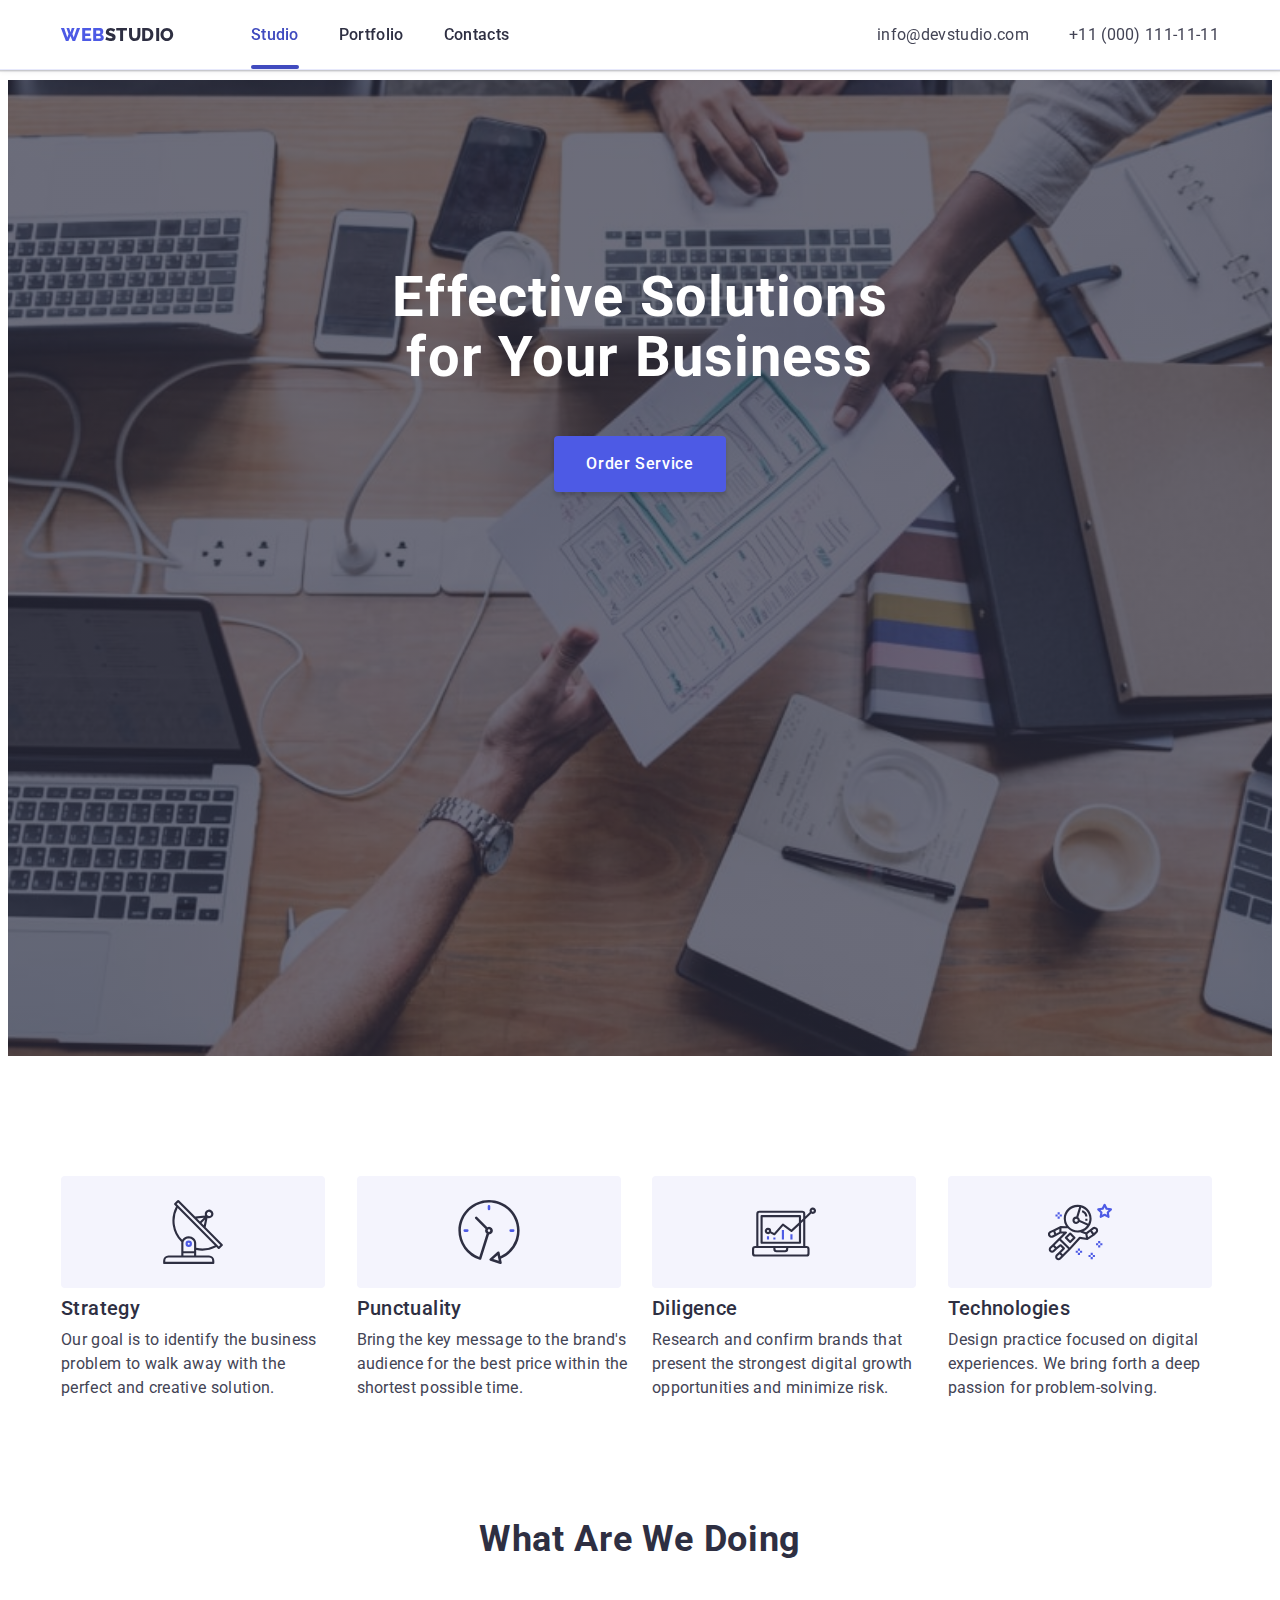
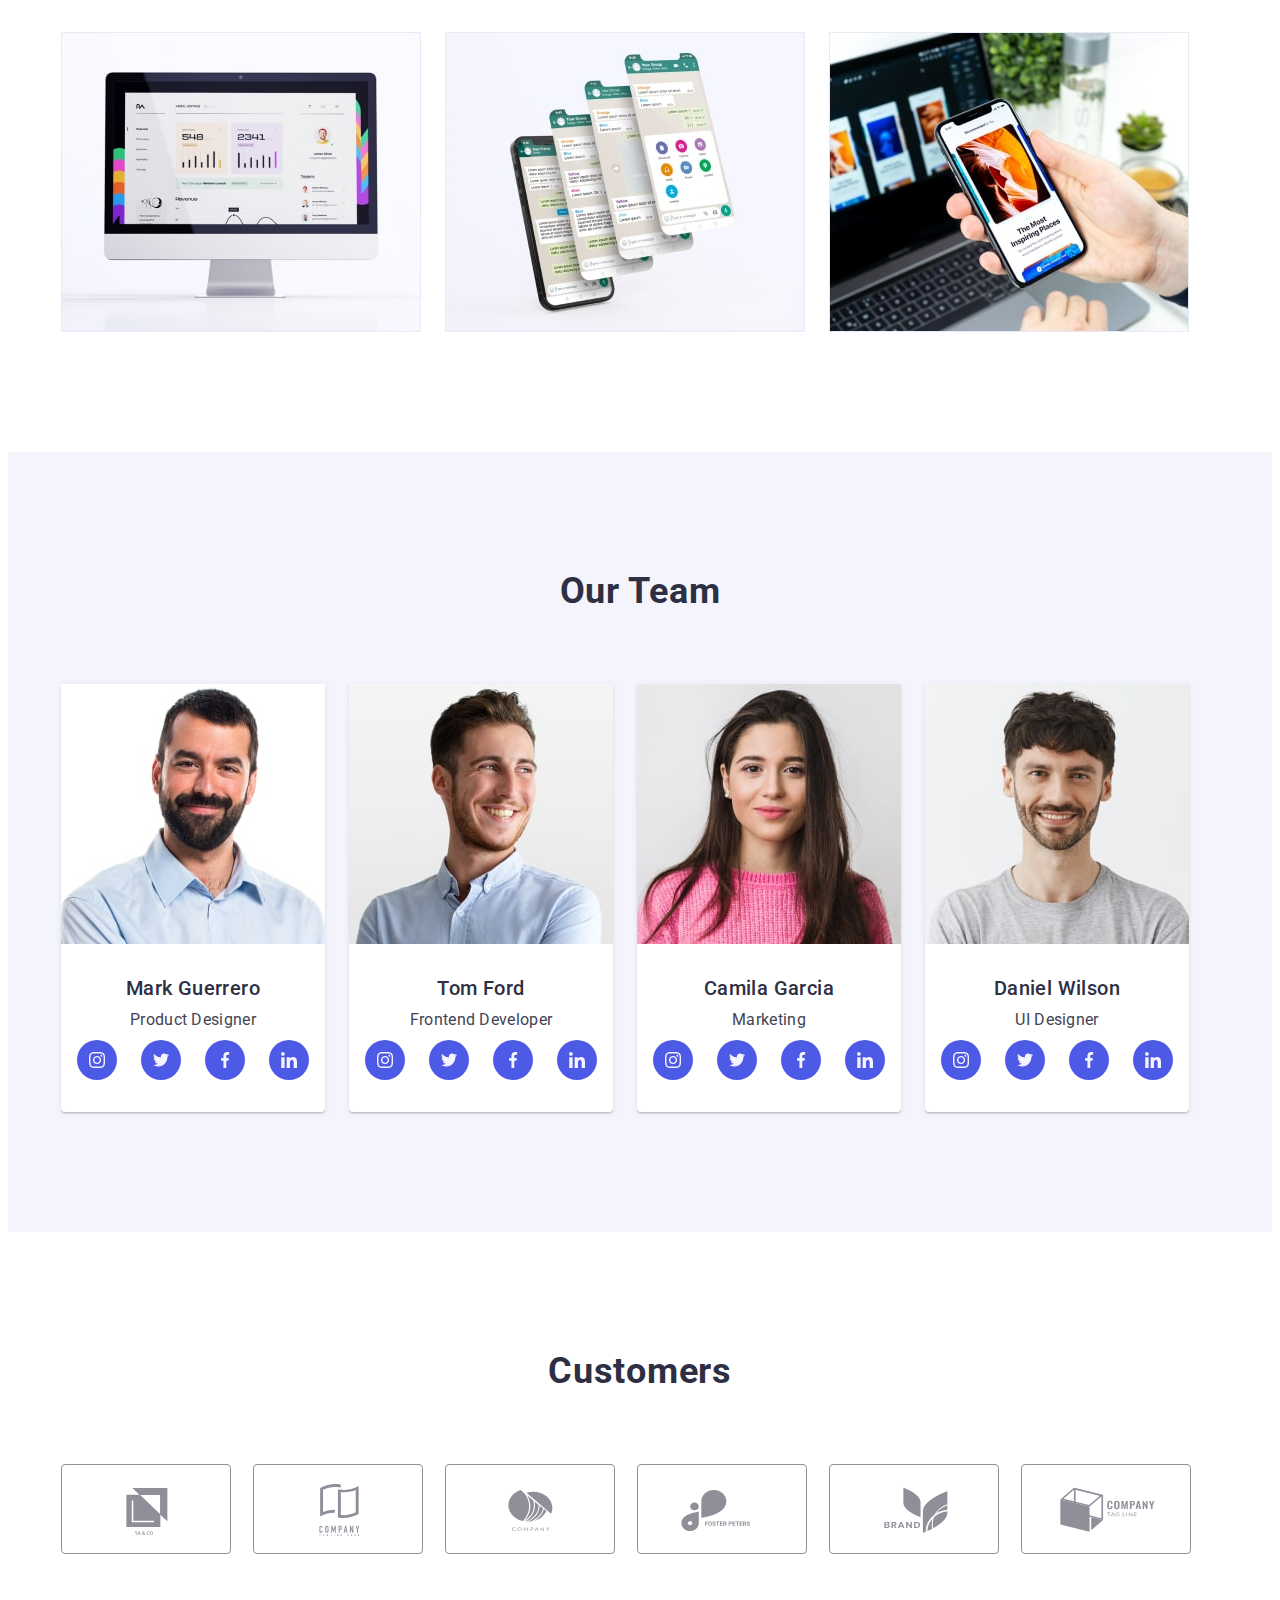
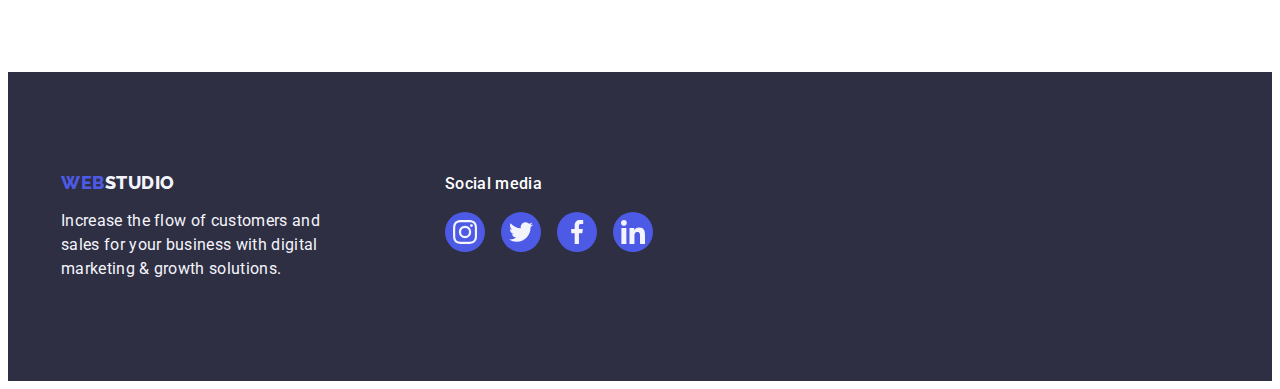
<file: index.html>
<!DOCTYPE html>
<html lang="en">
  <head>
    <meta charset="UTF-8" />
    <meta http-equiv="X-UA-Compatible" content="IE=edge" />
    <meta name="viewport" content="width=device-width, initial-scale=1.0" />
    <title>Document</title>
    <link
      rel="stylesheet"
      href="https://cdnjs.cloudflare.com/ajax/libs/modern-normalize/2.0.0/modern-normalize.min.css"
      integrity="sha512-4xo8blKMVCiXpTaLzQSLSw3KFOVPWhm/TRtuPVc4WG6kUgjH6J03IBuG7JZPkcWMxJ5huwaBpOpnwYElP/m6wg=="
      crossorigin="anonymous"
      referrerpolicy="no-referrer"
    />

    <link rel="preconnect" href="https://fonts.googleapis.com" />
    <link rel="preconnect" href="https://fonts.gstatic.com" crossorigin />
    <link
      href="https://fonts.googleapis.com/css2?family=Raleway:wght@800&family=Roboto:wght@400;500;700;900&display=swap"
      rel="stylesheet"
    />

    <link rel="stylesheet" href="./css/styles.css" />
  </head>

  <body>
    <header class="header-frame">
      <div class="container flex">
        <nav class="head-nav flex">
          <a href="./index.html" class="logo link"
            >Web<span class="logo-web">Studio</span></a
          >
          <ul class="head-list flex list">
            <li class="head-item">
              <a href="./index.html" class="header-link current link">Studio</a>
            </li>
            <li class="head-item">
              <a href="./portfolio.html" class="header-link link">Portfolio</a>
            </li>
            <li class="head-item">
              <a href="" class="header-link link">Contacts</a>
            </li>
          </ul>
        </nav>
        <address class="contacts">
          <ul class="contact-list flex list">
            <li class="contact-item">
              <a href="mailto:info@devstudio.com" class="contact link"
                >info@devstudio.com</a
              >
            </li>
            <li class="contact-item">
              <a href="tel:+110001111111" class="contact link"
                >+11 (000) 111-11-11</a
              >
            </li>
          </ul>
        </address>
      </div>
    </header>

    <main>
      <section class="hero-frame">
        <div class="container">
          <h1 class="hero">Effective Solutions for Your Business</h1>
          <button type="button" class="hero-btn" data-modal-open>
            Order Service
          </button>
        </div>
      </section>

      <section class="company-section flex">
        <div class="container">
          <h2 class="visually-hidden">The goal of the company</h2>
          <ul class="company-list list">
            <li class="company-item">
              <div class="company-frame">
                <svg class="company-icon" width="64" height="64">
                  <use href="./images/icons.svg#icon-antenna"></use>
                </svg>
              </div>
              <h3 class="company-title">Strategy</h3>
              <p class="company-text">
                Our goal is to identify the business problem to walk away with
                the perfect and creative solution.
              </p>
            </li>
            <li class="company-item">
              <div class="company-frame">
                <svg class="company-icon" width="64" height="64">
                  <use href="./images/icons.svg#icon-clock"></use>
                </svg>
              </div>
              <h3 class="company-title">Punctuality</h3>
              <p class="company-text">
                Bring the key message to the brand's audience for the best price
                within the shortest possible time.
              </p>
            </li>
            <li class="company-item">
              <div class="company-frame">
                <svg class="company-icon" width="64" height="64">
                  <use href="./images/icons.svg#icon-diagram"></use>
                </svg>
              </div>
              <h3 class="company-title">Diligence</h3>
              <p class="company-text">
                Research and confirm brands that present the strongest digital
                growth opportunities and minimize risk.
              </p>
            </li>
            <li class="company-item">
              <div class="company-frame">
                <svg class="company-icon" width="64" height="64">
                  <use href="./images/icons.svg#icon-astronaut"></use>
                </svg>
              </div>
              <h3 class="company-title">Technologies</h3>
              <p class="company-text">
                Design practice focused on digital experiences. We bring forth a
                deep passion for problem-solving.
              </p>
            </li>
          </ul>
        </div>
      </section>

      <section class="doing-section">
        <div class="container">
          <h2 class="doing-title">What are we doing</h2>
          <ul class="doing-list flex list">
            <li class="doing-item">
              <img
                src="./images/we-doing1.jpg"
                alt="monitor"
                width="360"
                height="300"
              />
            </li>
            <li class="doing-item">
              <img
                src="./images/we-doing2.jpg"
                alt="messenger on the phone"
                width="360"
                height="300"
              />
            </li>
            <li class="doing-item">
              <img
                src="./images/we-doing3.jpg"
                alt="mobile phone in hands"
                width="360"
                height="300"
              />
            </li>
          </ul>
        </div>
      </section>

      <section class="team-section">
        <div class="container">
          <h2 class="team-title">Our Team</h2>
          <ul class="team-list flex list">
            <li class="team-item">
              <img
                src="./images/our-team1.jpg"
                alt="Product Designer"
                width="264"
                height="260"
              />
              <div class="team-frame">
                <h3 class="team-name">Mark Guerrero</h3>
                <p class="team-text">Product Designer</p>
                <ul class="socials-list flex list">
                  <li class="socials-item">
                    <a
                      class="socials-link"
                      href="https://www.instagram.com/"
                      target="_blank"
                      rel="noreferrer noopener"
                    >
                      <svg class="socials-icon" width="16" height="16">
                        <use href="./images/icons.svg#icon-instagram"></use>
                      </svg>
                    </a>
                  </li>
                  <li class="socials-item">
                    <a
                      class="socials-link"
                      href="https://twitter.com/"
                      target="_blank"
                      rel="noreferrer noopener"
                    >
                      <svg class="socials-icon" width="16" height="16">
                        <use href="./images/icons.svg#icon-twitter"></use>
                      </svg>
                    </a>
                  </li>
                  <li class="socials-item">
                    <a
                      class="socials-link"
                      href="https://www.facebook.com/"
                      target="_blank"
                      rel="noreferrer noopener"
                    >
                      <svg class="socials-icon" width="16" height="16">
                        <use href="./images/icons.svg#icon-facebook"></use>
                      </svg>
                    </a>
                  </li>
                  <li class="socials-item">
                    <a
                      class="socials-link"
                      href="https://www.linkedin.com/"
                      target="_blank"
                      rel="noreferrer noopener"
                    >
                      <svg class="socials-icon" width="16" height="16">
                        <use href="./images/icons.svg#icon-linkedin"></use>
                      </svg>
                    </a>
                  </li>
                </ul>
              </div>
            </li>
            <li class="team-item">
              <img
                src="./images/our-team2.jpg"
                alt="Frontend Developer"
                width="264"
                height="260"
              />
              <div class="team-frame">
                <h3 class="team-name">Tom Ford</h3>
                <p class="team-text">Frontend Developer</p>
                <ul class="socials-list flex list">
                  <li class="socials-item">
                    <a
                      class="socials-link"
                      href="https://www.instagram.com/"
                      target="_blank"
                      rel="noreferrer noopener"
                    >
                      <svg class="socials-icon" width="16" height="16">
                        <use href="./images/icons.svg#icon-instagram"></use>
                      </svg>
                    </a>
                  </li>
                  <li class="socials-item">
                    <a
                      class="socials-link"
                      href="https://twitter.com/"
                      target="_blank"
                      rel="noreferrer noopener"
                    >
                      <svg class="socials-icon" width="16" height="16">
                        <use href="./images/icons.svg#icon-twitter"></use>
                      </svg>
                    </a>
                  </li>
                  <li class="socials-item">
                    <a
                      class="socials-link"
                      href="https://www.facebook.com/"
                      target="_blank"
                      rel="noreferrer noopener"
                    >
                      <svg class="socials-icon" width="16" height="16">
                        <use href="./images/icons.svg#icon-facebook"></use>
                      </svg>
                    </a>
                  </li>
                  <li class="socials-item">
                    <a
                      class="socials-link"
                      href="https://www.linkedin.com/"
                      target="_blank"
                      rel="noreferrer noopener"
                    >
                      <svg class="socials-icon" width="16" height="16">
                        <use href="./images/icons.svg#icon-linkedin"></use>
                      </svg>
                    </a>
                  </li>
                </ul>
              </div>
            </li>
            <li class="team-item">
              <img
                src="./images/our-team3.jpg"
                alt="Marketing"
                width="264"
                height="260"
              />
              <div class="team-frame">
                <h3 class="team-name">Camila Garcia</h3>
                <p class="team-text">Marketing</p>
                <ul class="socials-list flex list">
                  <li class="socials-item">
                    <a
                      class="socials-link"
                      href="https://www.instagram.com/"
                      target="_blank"
                      rel="noreferrer noopener"
                    >
                      <svg class="socials-icon" width="16" height="16">
                        <use href="./images/icons.svg#icon-instagram"></use>
                      </svg>
                    </a>
                  </li>
                  <li class="socials-item">
                    <a
                      class="socials-link"
                      href="https://twitter.com/"
                      target="_blank"
                      rel="noreferrer noopener"
                    >
                      <svg class="socials-icon" width="16" height="16">
                        <use href="./images/icons.svg#icon-twitter"></use>
                      </svg>
                    </a>
                  </li>
                  <li class="socials-item">
                    <a
                      class="socials-link"
                      href="https://www.facebook.com/"
                      target="_blank"
                      rel="noreferrer noopener"
                    >
                      <svg class="socials-icon" width="16" height="16">
                        <use href="./images/icons.svg#icon-facebook"></use>
                      </svg>
                    </a>
                  </li>
                  <li class="socials-item">
                    <a
                      class="socials-link"
                      href="https://www.linkedin.com/"
                      target="_blank"
                      rel="noreferrer noopener"
                    >
                      <svg class="socials-icon" width="16" height="16">
                        <use href="./images/icons.svg#icon-linkedin"></use>
                      </svg>
                    </a>
                  </li>
                </ul>
              </div>
            </li>
            <li class="team-item">
              <img
                src="./images/our-team4.jpg"
                alt="UI Designer"
                width="264"
                height="260"
              />
              <div class="team-frame">
                <h3 class="team-name">Daniel Wilson</h3>
                <p class="team-text">UI Designer</p>
                <ul class="socials-list flex list">
                  <li class="socials-item">
                    <a
                      class="socials-link"
                      href="https://www.instagram.com/"
                      target="_blank"
                      rel="noreferrer noopener"
                    >
                      <svg class="socials-icon" width="16" height="16">
                        <use href="./images/icons.svg#icon-instagram"></use>
                      </svg>
                    </a>
                  </li>
                  <li class="socials-item">
                    <a
                      class="socials-link"
                      href="https://twitter.com/"
                      target="_blank"
                      rel="noreferrer noopener"
                    >
                      <svg class="socials-icon" width="16" height="16">
                        <use href="./images/icons.svg#icon-twitter"></use>
                      </svg>
                    </a>
                  </li>
                  <li class="socials-item">
                    <a
                      class="socials-link"
                      href="https://www.facebook.com/"
                      target="_blank"
                      rel="noreferrer noopener"
                    >
                      <svg class="socials-icon" width="16" height="16">
                        <use href="./images/icons.svg#icon-facebook"></use>
                      </svg>
                    </a>
                  </li>
                  <li class="socials-item">
                    <a
                      class="socials-link"
                      href="https://www.linkedin.com/"
                      target="_blank"
                      rel="noreferrer noopener"
                    >
                      <svg class="socials-icon" width="16" height="16">
                        <use href="./images/icons.svg#icon-linkedin"></use>
                      </svg>
                    </a>
                  </li>
                </ul>
              </div>
            </li>
          </ul>
        </div>
      </section>

      <section class="customers-section">
        <div class="container">
          <h2 class="customers-title">Customers</h2>
          <ul class="customers-list flex list">
            <li class="customers-item">
              <a
                class="customers-link"
                href=""
                target="_blank"
                rel="noreferrer noopener"
              >
                <svg class="customers-icon" width="104" height="56">
                  <use href="./images/icons.svg#icon-company1"></use>
                </svg>
              </a>
            </li>
            <li class="customers-item">
              <a
                class="customers-link"
                href=""
                target="_blank"
                rel="noreferrer noopener"
              >
                <svg class="customers-icon" width="104" height="56">
                  <use href="./images/icons.svg#icon-company2"></use>
                </svg>
              </a>
            </li>
            <li class="customers-item">
              <a
                class="customers-link"
                href=""
                target="_blank"
                rel="noreferrer noopener"
              >
                <svg class="customers-icon" width="104" height="56">
                  <use href="./images/icons.svg#icon-company3"></use>
                </svg>
              </a>
            </li>
            <li class="customers-item">
              <a
                class="customers-link"
                href=""
                target="_blank"
                rel="noreferrer noopener"
              >
                <svg class="customers-icon" width="104" height="56">
                  <use href="./images/icons.svg#icon-company4"></use>
                </svg>
              </a>
            </li>
            <li class="customers-item">
              <a
                class="customers-link"
                href=""
                target="_blank"
                rel="noreferrer noopener"
              >
                <svg class="customers-icon" width="104" height="56">
                  <use href="./images/icons.svg#icon-company5"></use>
                </svg>
              </a>
            </li>
            <li class="customers-item">
              <a
                class="customers-link"
                href=""
                target="_blank"
                rel="noreferrer noopener"
              >
                <svg class="customers-icon" width="104" height="56">
                  <use href="./images/icons.svg#icon-company6"></use>
                </svg>
              </a>
            </li>
          </ul>
        </div>
      </section>
    </main>

    <footer class="basement-bg">
      <div class="container footer-flex">
        <div class="basement-first">
          <a href="./index.html" class="footer-logo link"
            >Web<span class="basement-logo">Studio</span></a
          >
          <p class="basement-text">
            Increase the flow of customers and sales for your business with
            digital marketing & growth solutions.
          </p>
        </div>
        <div class="footer-socials">
          <p class="footer-text">Social media</p>
          <ul class="footer-socials-list flex list">
            <li class="footer-socials-item">
              <a
                class="footer-socials-link"
                href="https://www.instagram.com/"
                target="_blank"
                rel="noreferrer noopener"
              >
                <svg class="footer-socials-icon" width="24" height="24">
                  <use href="./images/icons.svg#icon-instagram"></use>
                </svg>
              </a>
            </li>
            <li class="footer-socials-item">
              <a
                class="footer-socials-link"
                href="https://twitter.com/"
                target="_blank"
                rel="noreferrer noopener"
              >
                <svg class="footer-socials-icon" width="24" height="24">
                  <use href="./images/icons.svg#icon-twitter"></use>
                </svg>
              </a>
            </li>
            <li class="footer-socials-item">
              <a
                class="footer-socials-link"
                href="https://www.facebook.com/"
                target="_blank"
                rel="noreferrer noopener"
              >
                <svg class="footer-socials-icon" width="24" height="24">
                  <use href="./images/icons.svg#icon-facebook"></use>
                </svg>
              </a>
            </li>
            <li class="footer-socials-item">
              <a
                class="footer-socials-link"
                href="https://www.linkedin.com/"
                target="_blank"
                rel="noreferrer noopener"
              >
                <svg class="footer-socials-icon" width="24" height="24">
                  <use href="./images/icons.svg#icon-linkedin"></use>
                </svg>
              </a>
            </li>
          </ul>
        </div>
      </div>
    </footer>

    <div class="backdrop is-hidden" data-modal>
      <div class="modal">
        <button type="button" class="modal-button" data-modal-close>
          <svg class="modal-icon" width="8" height="8">
            <use href="./images/icons.svg#icon-close"></use>
          </svg>
        </button>
      </div>
    </div>
    <script src="./js/modal.js"></script>
  </body>
</html>
</file>
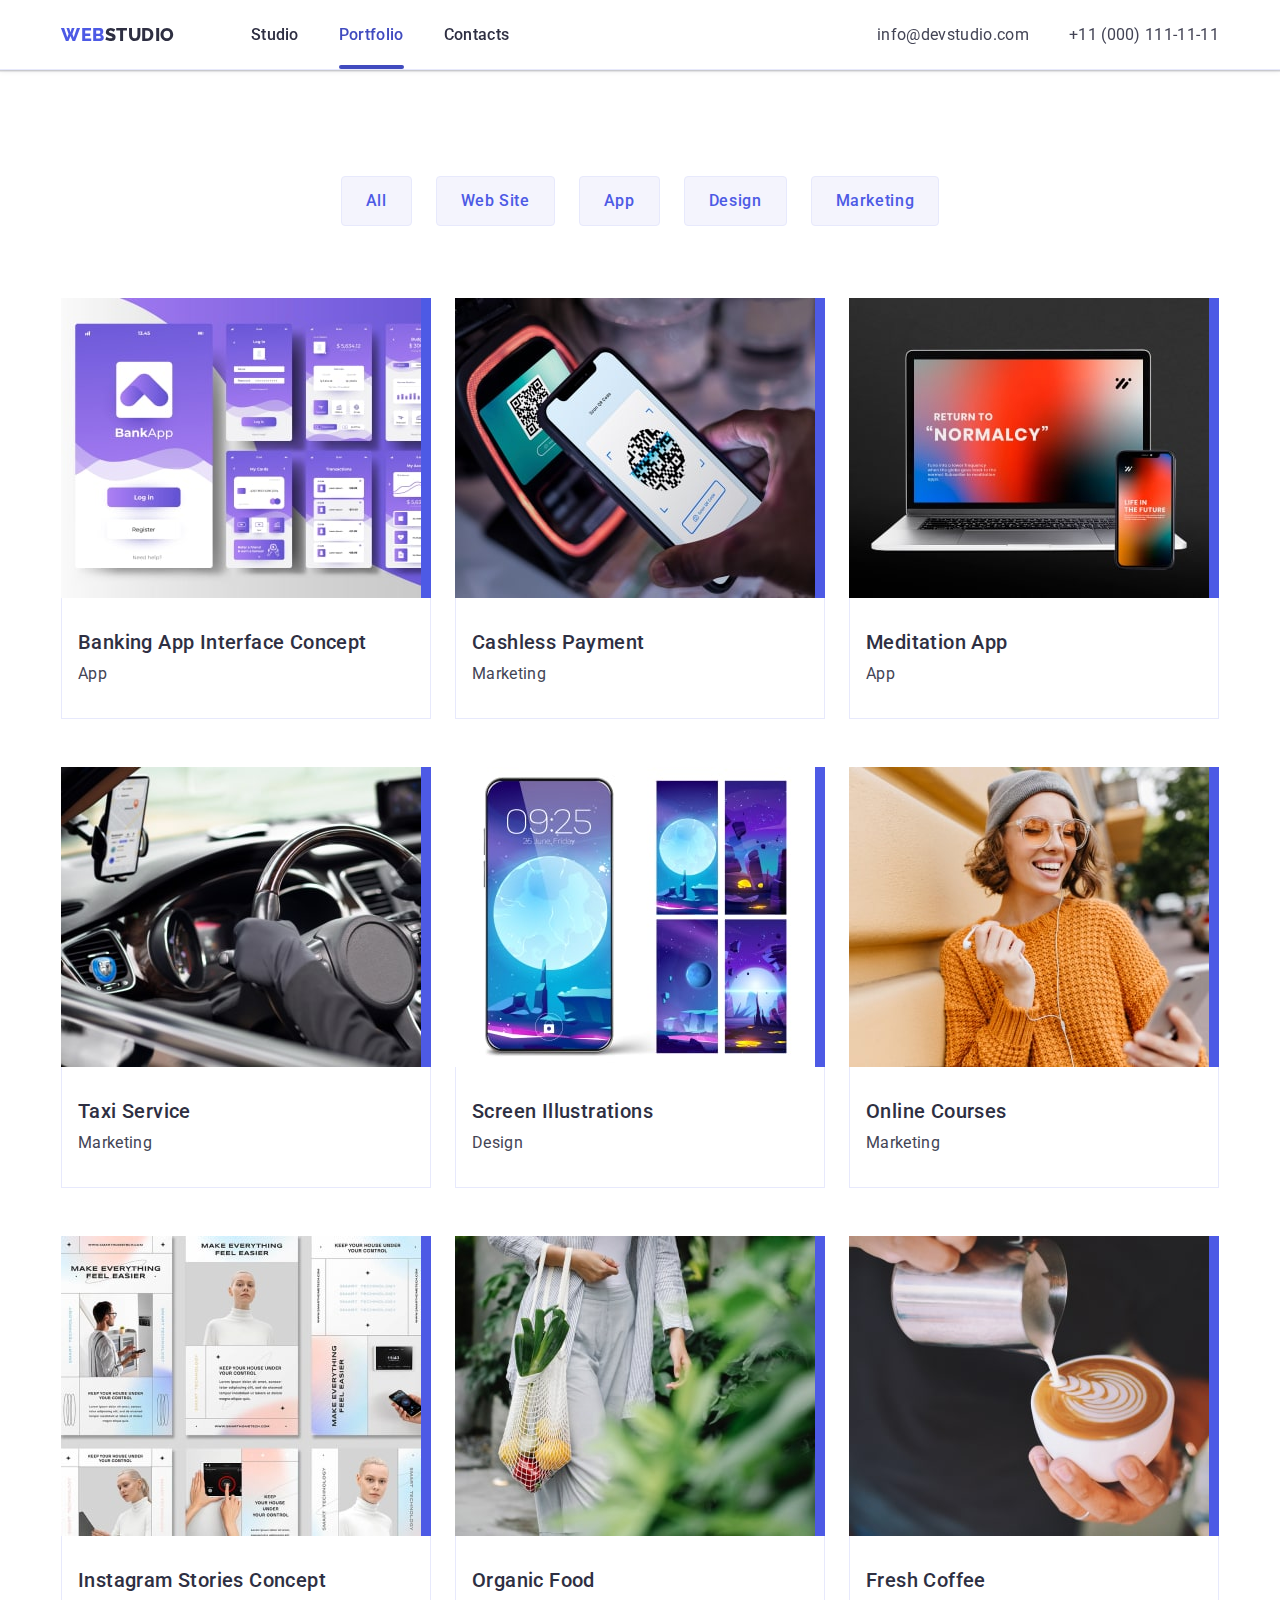
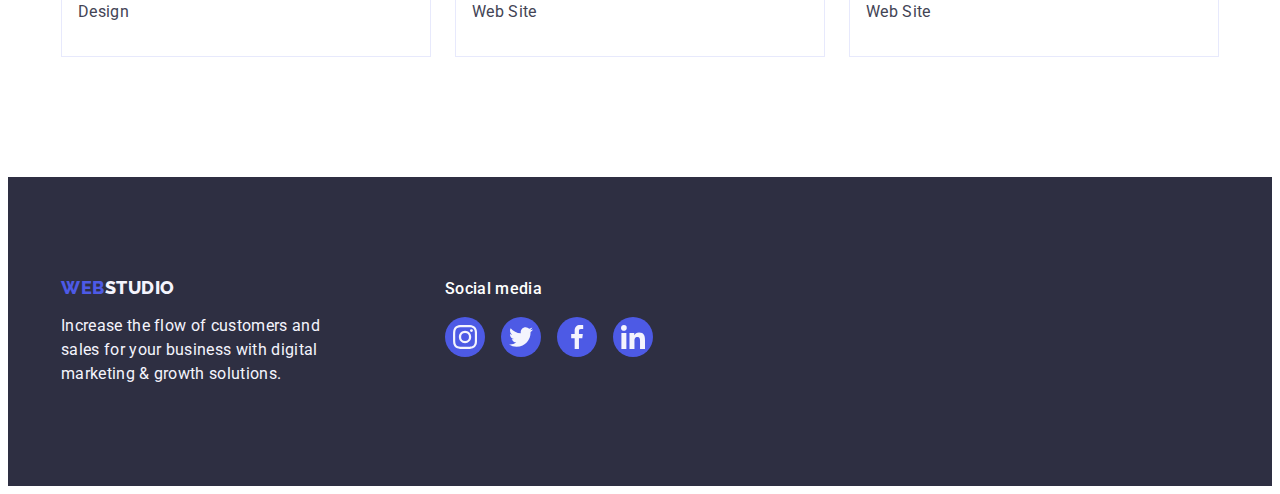
<file: portfolio.html>
<!DOCTYPE html>
<html lang="en">
  <head>
    <meta charset="UTF-8" />
    <meta http-equiv="X-UA-Compatible" content="IE=edge" />
    <meta name="viewport" content="width=device-width, initial-scale=1.0" />
    <title>Document</title>
    <link
      rel="stylesheet"
      href="https://cdnjs.cloudflare.com/ajax/libs/modern-normalize/2.0.0/modern-normalize.min.css"
      integrity="sha512-4xo8blKMVCiXpTaLzQSLSw3KFOVPWhm/TRtuPVc4WG6kUgjH6J03IBuG7JZPkcWMxJ5huwaBpOpnwYElP/m6wg=="
      crossorigin="anonymous"
      referrerpolicy="no-referrer"
    />

    <link rel="preconnect" href="https://fonts.googleapis.com" />
    <link rel="preconnect" href="https://fonts.gstatic.com" crossorigin />
    <link
      href="https://fonts.googleapis.com/css2?family=Raleway:wght@800&family=Roboto:wght@400;500;700;900&display=swap"
      rel="stylesheet"
    />

    <link rel="stylesheet" href="./css/styles.css" />
  </head>

  <body>
    <header class="header-frame">
      <div class="container flex">
        <nav class="head-nav flex">
          <a href="./index.html" class="logo link"
            >Web<span class="logo-web">Studio</span></a
          >
          <ul class="head-list flex list">
            <li class="head-item">
              <a href="./index.html" class="header-link link">Studio</a>
            </li>
            <li class="head-item">
              <a href="./portfolio.html" class="header-link current link"
                >Portfolio</a
              >
            </li>
            <li class="head-item">
              <a href="" class="header-link link">Contacts</a>
            </li>
          </ul>
        </nav>
        <address class="contacts">
          <ul class="contact-list flex list">
            <li class="contact-item">
              <a href="mailto:info@devstudio.com" class="contact link"
                >info@devstudio.com</a
              >
            </li>
            <li class="contact-item">
              <a href="tel:+110001111111" class="contact link"
                >+11 (000) 111-11-11</a
              >
            </li>
          </ul>
        </address>
      </div>
    </header>

    <main>
      <section class="portfolio-section">
        <div class="container">
          <h1 class="filters-title visually-hidden">Portfolio</h1>
          <ul class="filters-list flex list">
            <li><button type="button" class="filters-btn">All</button></li>
            <li><button type="button" class="filters-btn">Web Site</button></li>
            <li><button type="button" class="filters-btn">App</button></li>
            <li><button type="button" class="filters-btn">Design</button></li>
            <li>
              <button type="button" class="filters-btn">Marketing</button>
            </li>
          </ul>
          <ul class="portfolio-list flex list">
            <li class="portfolio-item">
              <a class="portfolio-link link" href="">
                <div class="portfolio-thumb">
                  <img
                    src="./images/banking-app.jpg"
                    alt="banking app interface"
                    width="360"
                    height="300"
                  />
                  <p class="portfolio-thumb-text">
                    14 Stylish and User-Friendly App Design Concepts · Task
                    Manager App · Calorie Tracker App · Exotic Fruit Ecommerce
                    App · Cloud Storage App
                  </p>
                </div>
                <div class="portfolio-frame">
                  <h2 class="portfolio-title">Banking App Interface Concept</h2>
                  <p class="portfolio-text">App</p>
                </div>
              </a>
            </li>
            <li class="portfolio-item">
              <a class="portfolio-link link" href="">
                <div class="portfolio-thumb">
                  <img
                    src="./images/cashless-payment.jpg"
                    alt="mobile in hand"
                    width="360"
                    height="300"
                  />
                  <p class="portfolio-thumb-text">
                    14 Stylish and User-Friendly App Design Concepts · Task
                    Manager App · Calorie Tracker App · Exotic Fruit Ecommerce
                    App · Cloud Storage App
                  </p>
                </div>
                <div class="portfolio-frame">
                  <h2 class="portfolio-title">Cashless Payment</h2>
                  <p class="portfolio-text">Marketing</p>
                </div>
              </a>
            </li>
            <li class="portfolio-item">
              <a class="portfolio-link link" href="">
                <div class="portfolio-thumb">
                  <img
                    src="./images/meditation-app.jpg"
                    alt="laptop"
                    width="360"
                    height="300"
                  />
                  <p class="portfolio-thumb-text">
                    14 Stylish and User-Friendly App Design Concepts · Task
                    Manager App · Calorie Tracker App · Exotic Fruit Ecommerce
                    App · Cloud Storage App
                  </p>
                </div>
                <div class="portfolio-frame">
                  <h2 class="portfolio-title">Meditation App</h2>
                  <p class="portfolio-text">App</p>
                </div>
              </a>
            </li>
            <li class="portfolio-item">
              <a class="portfolio-link link" href="">
                <div class="portfolio-thumb">
                  <img
                    src="./images/taxi-service.jpg"
                    alt="car steering wheel"
                    width="360"
                    height="300"
                  />
                  <p class="portfolio-thumb-text">
                    14 Stylish and User-Friendly App Design Concepts · Task
                    Manager App · Calorie Tracker App · Exotic Fruit Ecommerce
                    App · Cloud Storage App
                  </p>
                </div>
                <div class="portfolio-frame">
                  <h2 class="portfolio-title">Taxi Service</h2>
                  <p class="portfolio-text">Marketing</p>
                </div>
              </a>
            </li>
            <li class="portfolio-item">
              <a class="portfolio-link link" href="">
                <div class="portfolio-thumb">
                  <img
                    src="./images/screen-illustrations.jpg"
                    alt="mobile"
                    width="360"
                    height="300"
                  />
                  <p class="portfolio-thumb-text">
                    14 Stylish and User-Friendly App Design Concepts · Task
                    Manager App · Calorie Tracker App · Exotic Fruit Ecommerce
                    App · Cloud Storage App
                  </p>
                </div>
                <div class="portfolio-frame">
                  <h2 class="portfolio-title">Screen Illustrations</h2>
                  <p class="portfolio-text">Design</p>
                </div>
              </a>
            </li>
            <li class="portfolio-item">
              <a class="portfolio-link link" href="">
                <div class="portfolio-thumb">
                  <img
                    src="./images/online-courses.jpg"
                    alt="girl in headphones"
                    width="360"
                    height="300"
                  />
                  <p class="portfolio-thumb-text">
                    14 Stylish and User-Friendly App Design Concepts · Task
                    Manager App · Calorie Tracker App · Exotic Fruit Ecommerce
                    App · Cloud Storage App
                  </p>
                </div>
                <div class="portfolio-frame">
                  <h2 class="portfolio-title">Online Courses</h2>
                  <p class="portfolio-text">Marketing</p>
                </div>
              </a>
            </li>
            <li class="portfolio-item">
              <a class="portfolio-link link" href="">
                <div class="portfolio-thumb">
                  <img
                    src="./images/instagram-stories.jpg"
                    alt="pictures"
                    width="360"
                    height="300"
                  />
                  <p class="portfolio-thumb-text">
                    14 Stylish and User-Friendly App Design Concepts · Task
                    Manager App · Calorie Tracker App · Exotic Fruit Ecommerce
                    App · Cloud Storage App
                  </p>
                </div>
                <div class="portfolio-frame">
                  <h2 class="portfolio-title">Instagram Stories Concept</h2>
                  <p class="portfolio-text">Design</p>
                </div>
              </a>
            </li>
            <li class="portfolio-item">
              <a class="portfolio-link link" href="">
                <div class="portfolio-thumb">
                  <img
                    src="./images/organic-food.jpg"
                    alt="girl with vegetables"
                    width="360"
                    height="300"
                  />
                  <p class="portfolio-thumb-text">
                    14 Stylish and User-Friendly App Design Concepts · Task
                    Manager App · Calorie Tracker App · Exotic Fruit Ecommerce
                    App · Cloud Storage App
                  </p>
                </div>
                <div class="portfolio-frame">
                  <h2 class="portfolio-title">Organic Food</h2>
                  <p class="portfolio-text">Web Site</p>
                </div>
              </a>
            </li>
            <li class="portfolio-item">
              <a class="portfolio-link link" href="">
                <div class="portfolio-thumb">
                  <img
                    src="./images/fresh-coffee.jpg"
                    alt="cup of coffee"
                    width="360"
                    height="300"
                  />
                  <p class="portfolio-thumb-text">
                    14 Stylish and User-Friendly App Design Concepts · Task
                    Manager App · Calorie Tracker App · Exotic Fruit Ecommerce
                    App · Cloud Storage App
                  </p>
                </div>
                <div class="portfolio-frame">
                  <h2 class="portfolio-title">Fresh Coffee</h2>
                  <p class="portfolio-text">Web Site</p>
                </div>
              </a>
            </li>
          </ul>
        </div>
      </section>
    </main>

    <footer class="basement-bg">
      <div class="container footer-flex">
        <div class="basement-first">
          <a href="./index.html" class="footer-logo link"
            >Web<span class="basement-logo">Studio</span></a
          >
          <p class="basement-text">
            Increase the flow of customers and sales for your business with
            digital marketing & growth solutions.
          </p>
        </div>
        <div class="footer-socials">
          <p class="footer-text">Social media</p>
          <ul class="footer-socials-list flex list">
            <li class="footer-socials-item">
              <a
                class="footer-socials-link"
                href="https://www.instagram.com/"
                target="_blank"
                rel="noreferrer noopener"
              >
                <svg class="footer-socials-icon" width="24" height="24">
                  <use href="./images/icons.svg#icon-instagram"></use>
                </svg>
              </a>
            </li>
            <li class="footer-socials-item">
              <a
                class="footer-socials-link"
                href="https://twitter.com/"
                target="_blank"
                rel="noreferrer noopener"
              >
                <svg class="footer-socials-icon" width="24" height="24">
                  <use href="./images/icons.svg#icon-twitter"></use>
                </svg>
              </a>
            </li>
            <li class="footer-socials-item">
              <a
                class="footer-socials-link"
                href="https://www.facebook.com/"
                target="_blank"
                rel="noreferrer noopener"
              >
                <svg class="footer-socials-icon" width="24" height="24">
                  <use href="./images/icons.svg#icon-facebook"></use>
                </svg>
              </a>
            </li>
            <li class="footer-socials-item">
              <a
                class="footer-socials-link"
                href="https://www.linkedin.com/"
                target="_blank"
                rel="noreferrer noopener"
              >
                <svg class="footer-socials-icon" width="24" height="24">
                  <use href="./images/icons.svg#icon-linkedin"></use>
                </svg>
              </a>
            </li>
          </ul>
        </div>
      </div>
    </footer>
  </body>
</html>
</file>
<file: css/styles.css>
body {
  padding-top: 72px;
  font-family: "Roboto", sans-serif;
  color: #434455;
  background-color: #fff;
}

h1,
h2,
h3,
h4,
h5,
h6,
p {
  margin: 0;
}

ul,
ol {
  margin: 0;
  padding: 0;
}

button {
  padding: 0;
  border: none;
}

img {
  display: block;
  max-width: 100%;
  height: auto;
}

:root {
  --color-text-h: #2e2f42;
  --color-text-hero: #ffffff;
  --color-text: #434455;
  --color-text-button: #4d5ae5;
  --color-focus-btn: #404bbf;
  --color-btn: #f4f4fd;
  --border-header: #e7e9fc;
  --icon-company: #8e8f99;
  --modal-color: #fcfcfc;
  --time: 250ms;
  --timing-function: cubic-bezier(0.4, 0, 0.2, 1);
  --scale-bef: scale(1, 1);
  --scale-aft: scale(1.25, 1.25);
}

.link {
  text-decoration: none;
}

.list {
  list-style: none;
}

.flex {
  display: flex;
  align-items: center;
}

.container {
  width: 1158px;
  margin: 0 auto;
  padding-left: 15px;
  padding-right: 15px;
}

.visually-hidden {
  position: absolute;
  width: 1px;
  height: 1px;
  margin: -1px;
  border: 0;
  padding: 0;
  white-space: nowrap;
  clip-path: inset(100%);
  clip: rect(0 0 0 0);
  overflow: hidden;
}

/**--------------------HEADER---------------------**/

.header-frame {
  position: fixed;
  width: 100%;
  top: 0;
  left: 0;
  z-index: 100;

  background-color: #fff;
  border-bottom: 1px solid var(--border-header);
  box-shadow: 0px 2px 1px rgba(46, 47, 66, 0.08),
    0px 1px 1px rgba(46, 47, 66, 0.16), 0px 1px 6px rgba(46, 47, 66, 0.08);
}

.head-item:not(:last-child),
.contact-item:not(:last-child) {
  margin-right: 40px;
}

.contacts {
  margin-left: auto;
  font-style: normal;
}

.logo {
  padding-top: 24px;
  padding-bottom: 24px;
  margin-right: 76px;
  align-items: center;

  font-family: "Raleway", sans-serif;
  font-style: normal;
  font-weight: 800;
  font-size: 18px;
  line-height: 1.17;
  letter-spacing: 0.03em;
  text-transform: uppercase;
  color: var(--color-text-button);
}

.logo-web {
  color: var(--color-text-h);
}

.header-link {
  position: relative;
  padding: 24px 0;
  transition: color var(--time) var(--timing-function);

  font-family: "Roboto", sans-serif;
  font-style: normal;
  font-weight: 500;
  font-size: 16px;
  line-height: 1.5;
  letter-spacing: 0.02em;

  color: var(--color-text-h);
}

.header-link::after {
  transition: transform var(--time) var(--timing-function);
  transform: scaleX(0);
  opacity: 0;

  content: "";
  position: absolute;
  left: 0;
  bottom: -1px;
  height: 4px;
  width: 100%;
  border-radius: 2px;

  background-color: transparent;
}

.current {
  color: var(--color-focus-btn);
}

.header-link.current::after,
.header-link:hover::after,
.header-link:focus::after {
  transform: scaleX(1);
  opacity: 1;

  background-color: var(--color-focus-btn);
}

.header-link:is(:hover, :focus) {
  color: var(--color-focus-btn);
}

.contact {
  transition: color var(--time) var(--timing-function);

  padding-top: 24px;
  padding-bottom: 24px;

  font-family: "Roboto", sans-serif;
  font-weight: 400;
  font-size: 16px;
  line-height: 1.5;
  letter-spacing: 0.02em;
  color: var(--color-text);
}

.contact:hover,
.contact:focus {
  color: var(--color-focus-btn);
}

/***----------------------FOOTER------------------------**/

.basement-bg {
  padding-top: 100px;
  padding-bottom: 100px;
  background-color: var(--color-text-h);
}

.footer-flex {
  display: flex;
  align-items: baseline;
}

.basement-first {
  margin-right: 120px;
}

.footer-logo {
  display: inline-block;
  max-width: 264px;
  margin-bottom: 16px;
  align-items: center;

  font-family: "Raleway", sans-serif;
  font-style: normal;
  font-weight: 800;
  font-size: 18px;
  line-height: 1.17;
  letter-spacing: 0.03em;
  text-transform: uppercase;
  color: var(--color-text-button);
}

.basement-logo {
  color: var(--color-btn);
}

.basement-text {
  max-width: 264px;

  font-size: 16px;
  line-height: 1.5;
  letter-spacing: 0.02em;
  color: var(--color-btn);
}

.footer-text {
  margin-bottom: 16px;

  font-weight: 500;
  font-size: 16px;
  line-height: 1.5;
  letter-spacing: 0.02em;
  color: var(--color-text-hero);
}

.footer-socials-list {
  gap: 16px;
}

.footer-socials-link {
  transition: background-color var(--time) var(--timing-function);

  display: flex;
  align-items: center;
  justify-content: center;
  width: 40px;
  height: 40px;
  border-radius: 50%;

  background-color: var(--color-text-button);
}

.footer-socials-link:is(:hover, :focus) {
  background-color: #31d0aa;
}

.footer-socials-icon {
  fill: var(--color-btn);
}

/***----------------------HERO------------------------**/

.hero-frame {
  height: 600px;
  padding-top: 188px;
  padding-bottom: 188px;
  margin: 0 auto;

  background-color: var(--color-text-h);
  background-image: linear-gradient(
      rgba(46, 47, 66, 0.7),
      rgba(46, 47, 66, 0.7)
    ),
    url(../images/hero-img-min.jpg);
  background-repeat: no-repeat;
  background-position: center;
  background-size: cover;
}

.hero {
  max-width: 496px;
  margin-bottom: 48px;
  margin-left: auto;
  margin-right: auto;

  font-size: 56px;
  line-height: 1.07;
  text-align: center;
  letter-spacing: 0.02em;
  color: var(--color-text-hero);
}

.hero-btn {
  transition: background-color var(--time) var(--timing-function);

  display: block;
  min-width: 169px;
  height: 56px;
  padding: 16px 32px;
  margin-left: auto;
  margin-right: auto;
  border: none;
  border-radius: 4px;
  cursor: pointer;

  font-family: "Roboto", sans-serif;
  font-style: normal;
  font-weight: 500;
  font-size: 16px;
  line-height: 1.5;
  align-items: center;
  letter-spacing: 0.04em;

  color: var(--color-text-hero);
  background-color: var(--color-text-button);
  box-shadow: 0px 4px 4px rgba(0, 0, 0, 0.15);
}

.hero-btn:is(:hover, :focus) {
  background-color: var(--color-focus-btn);
}

/***---------------goal of the company---------------------**/

.company-section {
  padding-top: 120px;
  padding-bottom: 120px;
}

.company-list {
  display: flex;
  gap: 24px;
}

.company-item {
  flex-basis: calc((100% - 72px) / 4);
}

.company-frame {
  display: flex;
  align-items: center;
  justify-content: center;
  width: 264px;
  height: 112px;
  padding: 0;
  margin-bottom: 8px;
  border: none;
  border-radius: 4px;

  background-color: var(--color-btn);
}

.company-title {
  margin-bottom: 8px;

  font-weight: 500;
  font-size: 20px;
  line-height: 1.2;
  letter-spacing: 0.02em;
  color: var(--color-text-h);
}

.company-text {
  font-size: 16px;
  line-height: 1.5;
  letter-spacing: 0.02em;
}

/* ------------What are we doing---------- */

.doing-section {
  padding-bottom: 120px;
}

.doing-title {
  margin-bottom: 72px;

  font-size: 36px;
  line-height: 1.11;
  letter-spacing: 0.02em;
  text-align: center;
  text-transform: capitalize;
  color: var(--color-text-h);
}

.doing-item:not(:last-child) {
  margin-right: 24px;
}

/**--------------------------Our Team---------------------**/

.team-section {
  padding-top: 120px;
  padding-bottom: 120px;
  background-color: var(--color-btn);
}

.team-title {
  margin-bottom: 72px;

  font-size: 36px;
  line-height: 1.11;
  text-align: center;
  letter-spacing: 0.02em;
  text-transform: capitalize;
  color: var(--color-text-h);
}

.team-frame {
  padding: 32px 16px;
}

.team-item {
  border-radius: 0px 0px 4px 4px;
  background-color: var(--color-text-hero);

  box-shadow: 0px 1px 6px rgba(46, 47, 66, 0.08),
    0px 1px 1px rgba(46, 47, 66, 0.16), 0px 2px 1px rgba(46, 47, 66, 0.08);
}

.team-item:not(:last-child) {
  margin-right: 24px;
}

.team-name {
  margin-bottom: 8px;

  font-weight: 500;
  font-size: 20px;
  line-height: 1.2;
  text-align: center;
  letter-spacing: 0.02em;
  color: var(--color-text-h);
}

.team-text {
  margin-bottom: 8px;

  font-size: 16px;
  line-height: 1.5;
  text-align: center;
  letter-spacing: 0.02em;
}

.socials-list {
  justify-content: center;
  gap: 24px;
}

.socials-icon {
  fill: var(--color-btn);
}

.socials-link {
  transition: background-color var(--time) var(--timing-function);

  display: flex;
  align-items: center;
  justify-content: center;
  width: 40px;
  height: 40px;
  border-radius: 50%;

  background-color: var(--color-text-button);
}

.socials-link:is(:hover, :focus) {
  background-color: var(--color-focus-btn);
}

/* --------------------Customers-------------------- */
.customers-section {
  padding-top: 120px;
  padding-bottom: 120px;
}

.customers-title {
  margin-bottom: 72px;

  font-size: 36px;
  line-height: 1.11;
  text-align: center;
  letter-spacing: 0.02em;
  text-transform: capitalize;

  color: var(--color-text-h);
}

.customers-list {
  width: 1128px;
  justify-content: center;
  align-items: center;
  gap: 24px;
}

.customers-item {
  width: 168px;
  height: 88px;
}

.customers-link {
  transition: border-color var(--time) var(--timing-function),
    color var(--time) var(--timing-function);

  display: flex;
  justify-content: center;
  align-items: center;
  width: 100%;
  height: 100%;
  border: 1px solid var(--icon-company);
  border-radius: 4px;

  color: var(--icon-company);
}

.customers-icon {
  transition: fill var(--time) var(--timing-function);

  display: flex;
  justify-content: center;
  align-items: center;

  fill: var(--icon-company);
}

.customers-link:is(:hover, :focus) {
  border-color: var(--color-focus-btn);
  color: var(--color-focus-btn);
}

.customers-link:is(:hover, :focus) .customers-icon {
  fill: var(--color-focus-btn);
}

/***-------------------PORTFOLIO---------------------**/

.portfolio-section {
  padding-top: 96px;
  padding-bottom: 120px;
}

.filters-list {
  margin-bottom: 72px;
  justify-content: center;
  gap: 24px;
}

.filters-btn {
  transition: color var(--time) var(--timing-function),
    background-color var(--time) var(--timing-function),
    border-color var(--time) var(--timing-function),
    box-shadow var(--time) var(--timing-function);

  display: block;
  padding: 12px 24px;
  align-items: center;
  border: 1px solid var(--border-header);
  border-radius: 4px;
  cursor: pointer;

  font-family: "Roboto", sans-serif;
  font-style: normal;
  font-weight: 500;
  font-size: 16px;
  line-height: 1.5;
  text-align: center;
  letter-spacing: 0.04em;

  color: var(--color-text-button);
  background-color: var(--color-btn);
}

.filters-btn:hover,
.filters-btn:focus {
  border-radius: 4px;
  border: 1px solid transparent;

  background-color: var(--color-focus-btn);
  color: var(--color-text-hero);

  box-shadow: 0px 3px 1px rgba(0, 0, 0, 0.1), 0px 2px 1px rgba(0, 0, 0, 0.08),
    0px 2px 2px rgba(0, 0, 0, 0.12);
}

.portfolio-list {
  flex-wrap: wrap;
}

.portfolio-item {
  width: calc((100% - 48px) / 3);
}

.portfolio-item:not(:nth-child(3n)) {
  margin-right: 24px;
}

.portfolio-item:not(:nth-last-child(-n + 3)) {
  margin-bottom: 48px;
}

.portfolio-frame {
  padding: 32px 16px;
  border: 1px solid var(--border-header);
  border-top: none;
}

.portfolio-link {
  transition: box-shadow var(--time) var(--timing-function);

  display: block;
}

.portfolio-link:is(:hover, :focus) {
  transform: translateY(0%);

  box-shadow: 0px 1px 6px rgba(46, 47, 66, 0.08),
    0px 1px 1px rgba(46, 47, 66, 0.16), 0px 2px 1px rgba(46, 47, 66, 0.08);
}

.portfolio-thumb {
  position: relative;
  overflow: hidden;
  transition: transform var(--time) var(--timing-function);

  width: 100%;
  height: 100%;

  background-color: var(--color-text-button);
}

.portfolio-thumb-text {
  position: absolute;
  top: 0;

  transform: translateY(100%);
  transition: transform var(--time) var(--timing-function);

  padding: 40px 32px;
  height: 100%;
  width: 100%;

  font-size: 16px;
  line-height: 1.5;
  letter-spacing: 0.02em;
  color: var(--color-btn);
  background-color: var(--color-text-button);
}

.portfolio-link:is(:hover, :focus) .portfolio-thumb,
.portfolio-link:is(:hover, :focus) .portfolio-thumb-text {
  transform: translateY(0%);
}

.portfolio-title {
  margin-bottom: 8px;

  font-weight: 500;
  font-size: 20px;
  line-height: 1.2;
  letter-spacing: 0.02em;
  color: var(--color-text-h);
}

.portfolio-text {
  font-size: 16px;
  line-height: 1.5;
  letter-spacing: 0.02em;
  color: var(--color-text);
}

/* ---------------------backdrop-------------------- */

.backdrop {
  position: fixed;
  width: 100%;
  height: 100%;
  top: 0;
  left: 0;
  z-index: 1000;
  opacity: 1;

  transition: opacity var(--time) var(--timing-function),
    visibility var(--time) var(--timing-function);

  background-color: rgba(46, 47, 66, 0.4);
}

.backdrop.is-hidden {
  visibility: hidden;
  pointer-events: none;
  opacity: 0;
}

.modal {
  position: absolute;
  top: 50%;
  left: 50%;
  transform: translate(-50%, -50%);
  transition: transform var(--time) var(--timing-function);

  width: 408px;
  min-height: 584px;
  border-radius: 4px;
  padding: 24px;

  background-color: var(--modal-color);
  box-shadow: 0px 1px 1px rgba(0, 0, 0, 0.14), 0px 1px 3px rgba(0, 0, 0, 0.12),
    0px 2px 1px rgba(0, 0, 0, 0.2);
}

.modal-button {
  position: absolute;
  top: 24px;
  right: 24px;

  transition: background-color var(--time) var(--timing-function),
    border var(--time) var(--timing-function);

  display: flex;
  align-items: center;
  justify-content: center;
  width: 24px;
  height: 24px;
  border-radius: 50%;
  border: 1px solid rgba(0, 0, 0, 0.1);
  cursor: pointer;

  background-color: var(--border-header);
}

.modal-button:is(:hover, :focus) {
  background-color: var(--color-focus-btn);
  fill: #ffffff;
  border: none;
}

.modal-icon {
  transition: fill var(--time) var(--timing-function);
  background-color: var(--border-header);
}
</file>
